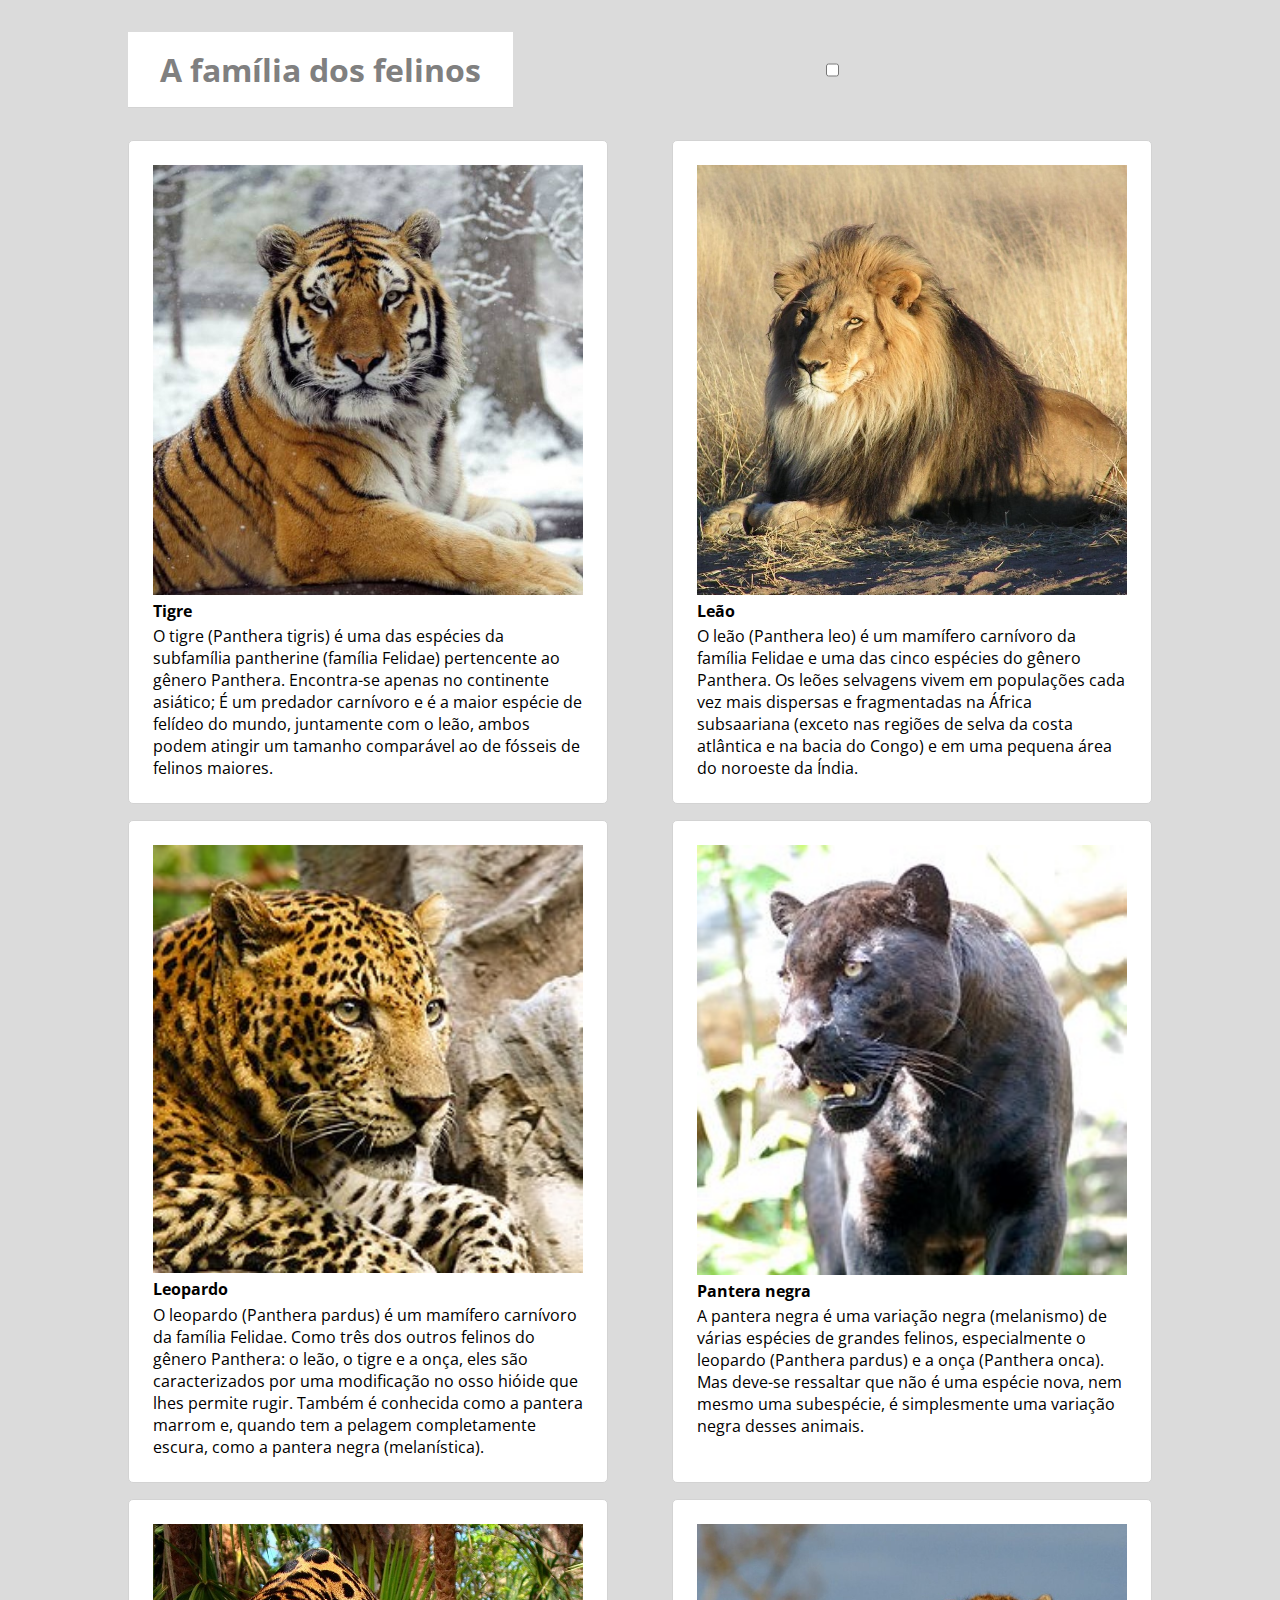
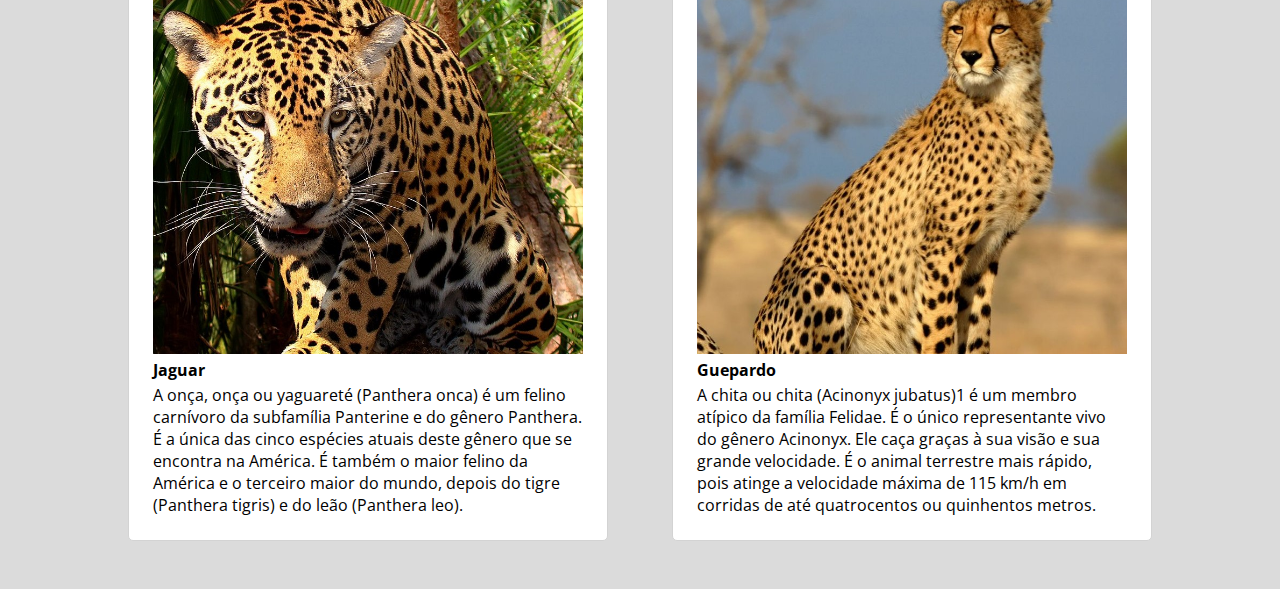
<file: aula-5/index.html>
<!DOCTYPE html>
<html lang="pt-BR">

<head>
  <meta charset="UTF-8">
  <meta http-equiv="X-UA-Compatible" content="IE=edge">
  <meta name="viewport" content="width=device-width, initial-scale=1.0">
  <link rel="stylesheet" href="styles/styles.css">
  <!-- <link rel="stylesheet" href="styles/switch.css"> -->
  <title>Aula 5 - Modificar elementos com JS </title>
</head>

<body class="dark">

  <div class="container">
    <h1>A família dos felinos</h1>
     <input id="toggleSwitch" type="checkbox" onchange="alteraTema()">
      <span class="slider"></span>
    </label>

  </div>

  <div class="container" id="cards"></div>
  
  <script src="./scripts/script_texto.js"></script>
  <script src="./scripts/script_mesa_aula5.js"></script>

</body>

</html>
</file>
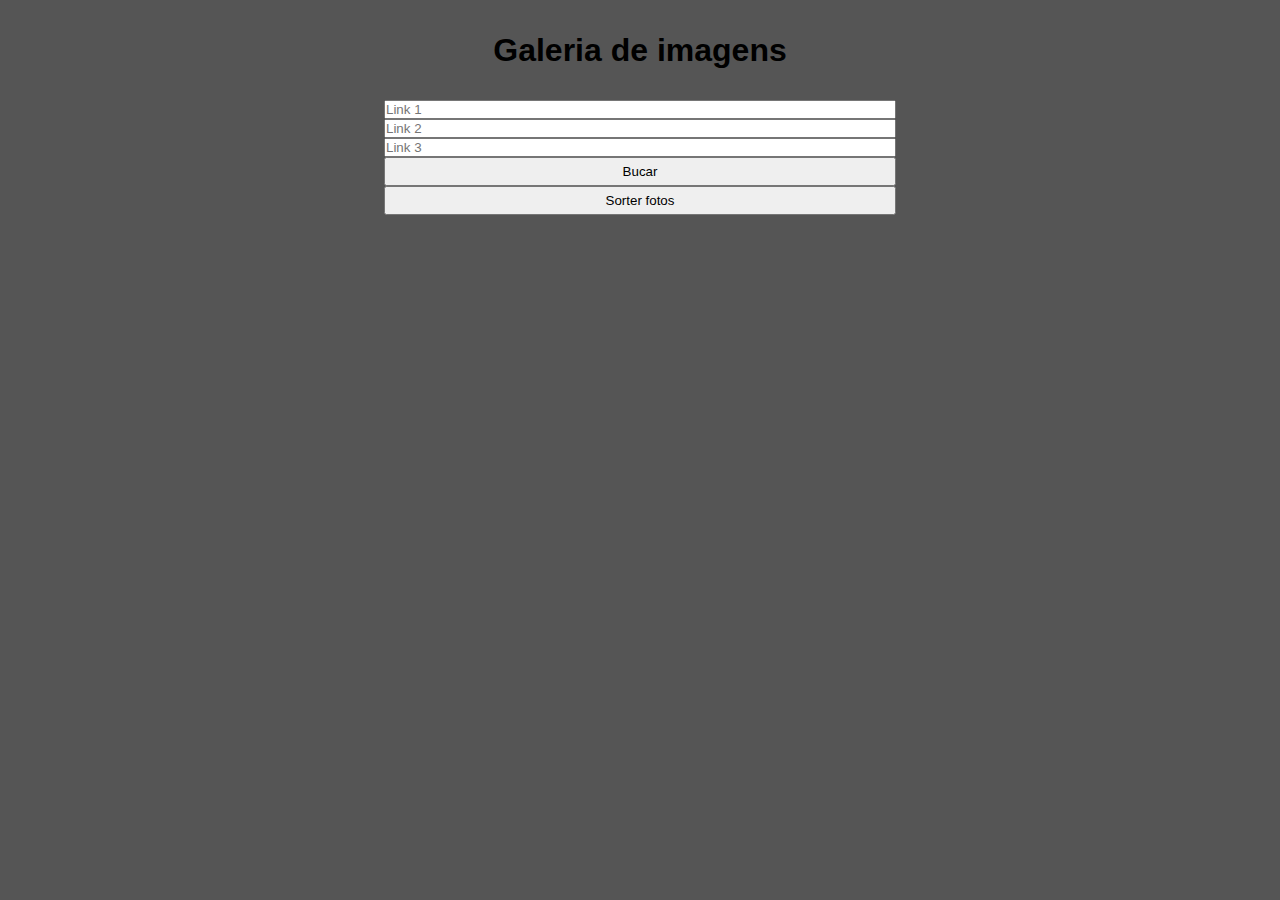
<file: aula-7-8/index.html>
<!DOCTYPE html>
<html lang="en">

<head>
  <meta charset="UTF-8">
  <meta http-equiv="X-UA-Compatible" content="IE=edge">
  <meta name="viewport" content="width=device-width, initial-scale=1.0">
  <link rel="stylesheet" href="styles.css">
  <title>Galeria de imagens</title>
</head>

<body>
  <header>
    <h1>Galeria de imagens</h1>
  </header>
  <main>
    <section class="search">
      <input type="text" name="link1" id="link1" placeholder="Link 1">
      <input type="text" name="link2" id="link2" placeholder="Link 2">
      <input type="text" name="link3" id="link3" placeholder="Link 3">

      <input type="button" class="btn" value="Bucar" onclick="buscaImg()">
      <input type="button" class="btn" value="Sorter fotos" onclick="sortearFotos()">
    </section>
    <section id="galeria"> </section>

    <script src="./script.js"></script>
  </main>
</body>

</html>
</file>
<file: aula-5/styles/styles.css>
@import url('https://fonts.googleapis.com/css2?family=Open+Sans:wght@300;400&display=swap');

* {
  margin: 0;
  padding: 0;
  font-family: 'Open Sans', sans-serif;
}

body {
  background-color: rgb(219, 219, 219);
}

h1 {
  padding: .5em 1em;
  background-color: white;
  border-bottom: 1px solid lightgrey;
  color: grey;
}

.container {
  display: flex;
  flex-wrap: wrap;
  justify-content: space-between;
  width: 80%;
  margin: 2em 10%;
}

.item {
  width: 30em;
  background-color: white;
  box-sizing: border-box;
  padding: 1.5em;
  margin-bottom: 1em;
  border-radius: 5px;
  border: 1px solid lightgray;
}

.item img {
  width: 100%;
}

.item h2 {
  font-size: 1em;
  margin-bottom: .2em;
}


/* ------------------------------ Estilos para o tema escuro (Dark-Mode) ----------------------------------------------- */

/* Os seguintes estilos são os que usaremos para aplicar o modo escuro, 
você terá que modificar os seletores a fim de poder resolver o exercício. */

/* A cor de fundo da página  */
.body-dark{
  background-color: rgb(39, 39, 39);
}

/* Modificações no titulo 'A família dos felinos' */
.h1-dark{ 
  background-color: rgb(19, 19, 19);
  color: rgb(170, 170, 170);
  border-color: black;
}


/* Modificações nos items */
.items-dark{
  background-color: rgb(19, 19, 19);
  border-color: black;
}

/* Modificações nos paragrafos dos itens e nos cabeçalhos dos itens */
.items-text-dark{
  color: rgb(230, 230, 230);
}
</file>
<file: aula-5/styles/switch.css>
/* The switch - the box around the slider */
 .switch {
    position: relative;
    display: inline-block;
    width: 60px;
    height: 34px;
  }
  
  /* Hide default HTML checkbox */
  .switch input {
    opacity: 0;
    width: 0;
    height: 0;
  }
  
  /* The slider */
  .slider {
    position: absolute;
    cursor: pointer;
    top: 0;
    left: 0;
    right: 0;
    bottom: 0;
    background-color: #ccc;
    -webkit-transition: .4s;
    transition: .4s;
  }
  
  .slider:before {
    position: absolute;
    content: "";
    height: 26px;
    width: 26px;
    left: 4px;
    bottom: 4px;
    background-color: white;
    -webkit-transition: .4s;
    transition: .4s;
  }
  
  input:checked + .slider {
    background-color: rgb(19, 19, 19);
  }
  
  input:focus + .slider {
    box-shadow: 0 0 1px rgb(19, 19, 19);
  }
  
  input:checked + .slider:before {
    -webkit-transform: translateX(26px);
    -ms-transform: translateX(26px);
    transform: translateX(26px);
  }
  
  /* Rounded sliders */
  .slider.round {
    border-radius: 34px;
  }
  
  .slider.round:before {
    border-radius: 50%;
  }
</file>
<file: aula-7-8/styles.css>
@import url('https://fonts.googleapis.com/css2?family=Roboto:wght@300&display=swap');

* {
  box-sizing: border-box;
  margin: 0;
  padding: 0;
  font-family: 'Franklin Gothic Medium', 'Arial Narrow', Arial, sans-serif;
}
body{
  background-color: #555;
  width: 100%;
}

header {
  height: 100px;
  width: 100%;
  display: flex;
  justify-content: center;
  align-items: center;
  padding: 0 30px 0 30px;

}

h1{
  text-align: center;
}

.search{
  display: flex;
  align-items: center;
  width: 100%;
  flex-direction: column;
}

.search input{
  width: 40%;
}

.btn{
  padding: 5px
}

#galeria{
  margin-top: 5%;
  width: 100%;
  display: flex;
  justify-content: center;
}

#galeria img{
  width:30%;
  height:auto;
}
</file>
